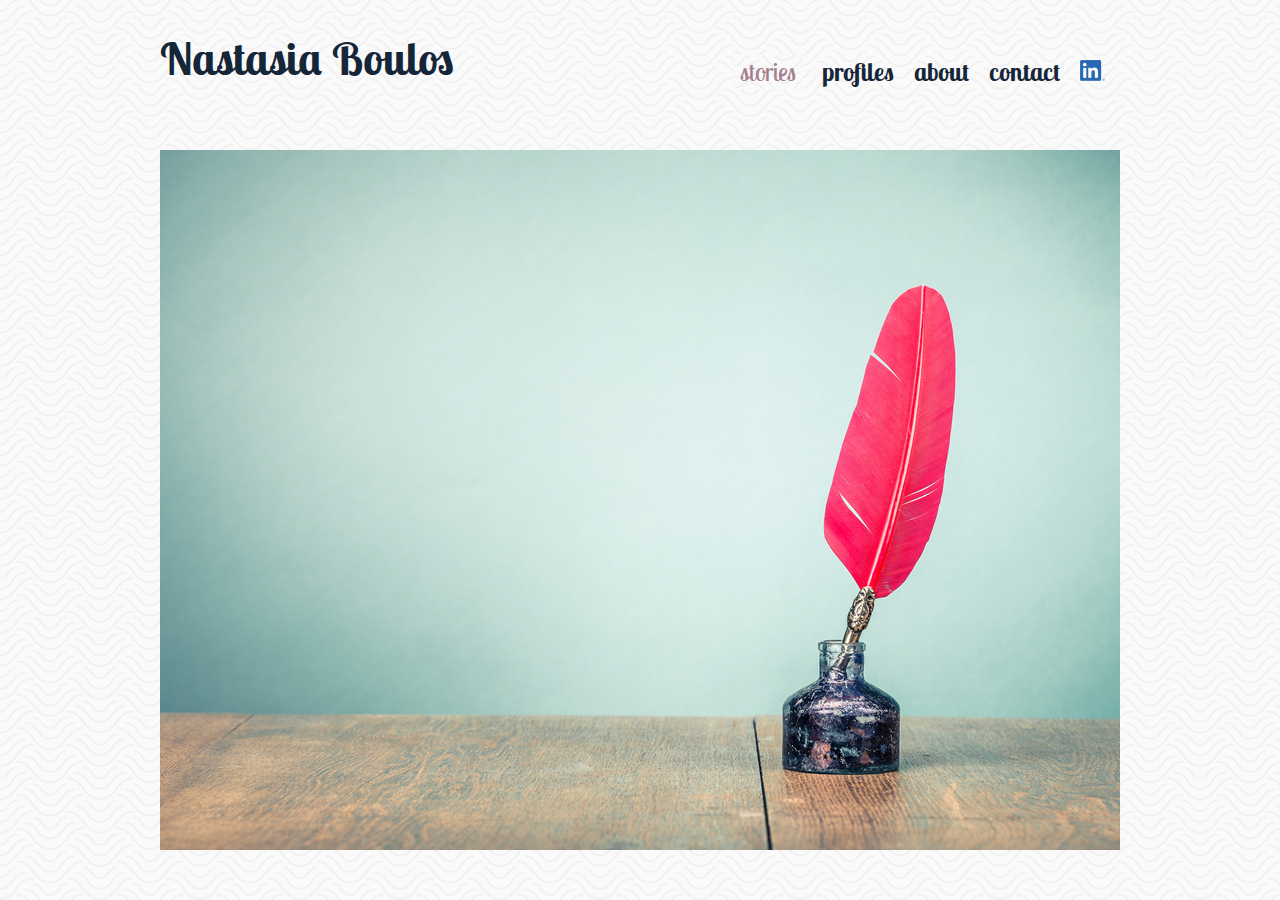
<file: index.html>
<!DOCTYPE html>
<html lang="en">
 <head>
   <meta charset="utf-8" />
   <title>Nastasia Boulos</title>
   <link href="css/style.css" rel="stylesheet"/>
 </head>


 <body id="indexwrapper">
  <header>
   <h1><a href="index.html">Nastasia Boulos</a></h1>
   <nav>
     <ul>
        <li class="stories">
        <button class="storiesbtn">stories</button>
         <div class="dropdown-content">
           <a href="stories/umstories.html">UM</a>
           <a href="stories/otherstories.html">Other</a>
         </div>
       </li>
       <li><a href="profiles/umprofiles.html">profiles</a></li>
       <li><a href="about.html">about</a></li>
       <li><a href="contact.html">contact</a></li>
       <li><a href="https://www.linkedin.com/in/nastasia-b-9597a11a/"><img src="img/LI-In-Bug-25x21-2.png" alt="LinkedIn logo"></a></li>
     </ul>
   </nav>
  </header>

  <main>
    <img id="pink" src="img/shutterstock_pink_960x700.jpg" alt="pen">
  </main>


 </body>

</html>
</file>
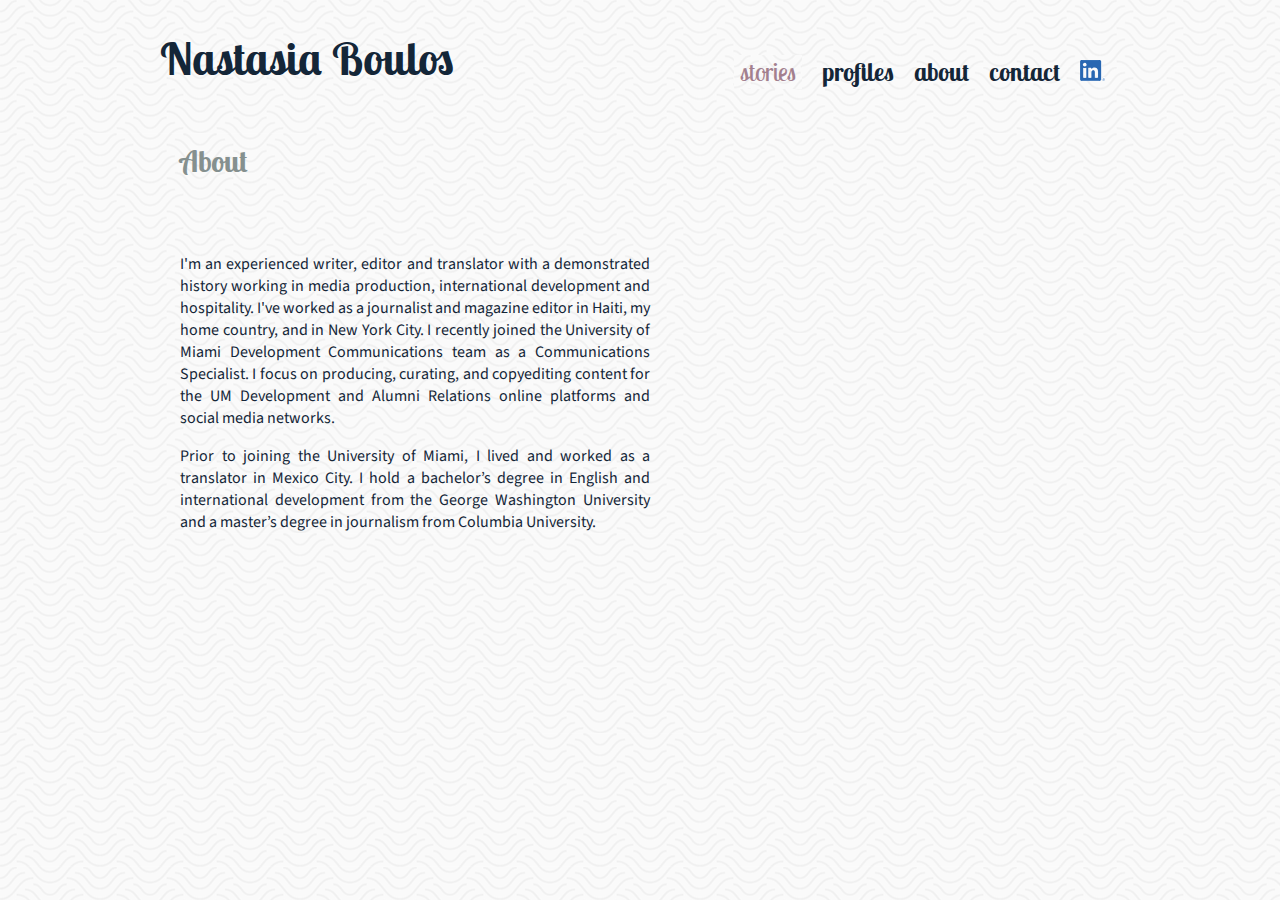
<file: about.html>
<!DOCTYPE html>
<html lang="en">
  <head>
    <meta charset="utf-8" />
    <title>About</title>
    <link href="css/style.css" rel="stylesheet"/>
  </head>

  <body id="about">
    <header>
      <h1><a href="index.html">Nastasia Boulos</a></h1>
      <nav>
          <ul>
          <li class="stories">
            <button class="storiesbtn">stories</button>
            <div class="dropdown-content">
            <a href="stories/umstories.html">UM</a>
            <a href="stories/otherstories.html">Other</a></div></li>
          <li><a href="profiles/umprofiles.html">profiles</a></li>
          <li><a href="about.html">about</a></li>
          <li><a href="contact.html">contact</a></li>
          <li><a href="https://www.linkedin.com/in/nastasia-b-9597a11a/"><img src="img/LI-In-Bug-25x21-2.png" alt="LinkedIn logo"></a></li>
        </ul>
      </nav>
    </header>

    <main>
      <section id="aboutsection">
        <!--*<article>-->
          <h2 id="abouth2"> About </h2>

          <div id="aboutcopy">
            <p>I'm an experienced writer, editor and translator with a demonstrated history working in media production, international development and hospitality. I've worked as a journalist and magazine editor in Haiti, my home country, and in New York City. I recently joined the University of Miami Development Communications team as a Communications Specialist. I focus on producing, curating, and copyediting content for the UM Development and Alumni Relations online platforms and social media networks.</p>

            <p>Prior to joining the University of Miami, I lived and worked as a translator in Mexico City. I hold a bachelor’s degree in English and international development from the George Washington University and a master’s degree in journalism from Columbia University.</p>
          </div>
        <!--</article>-->

      </section>

    </main>
  </body>
</html>
</file>
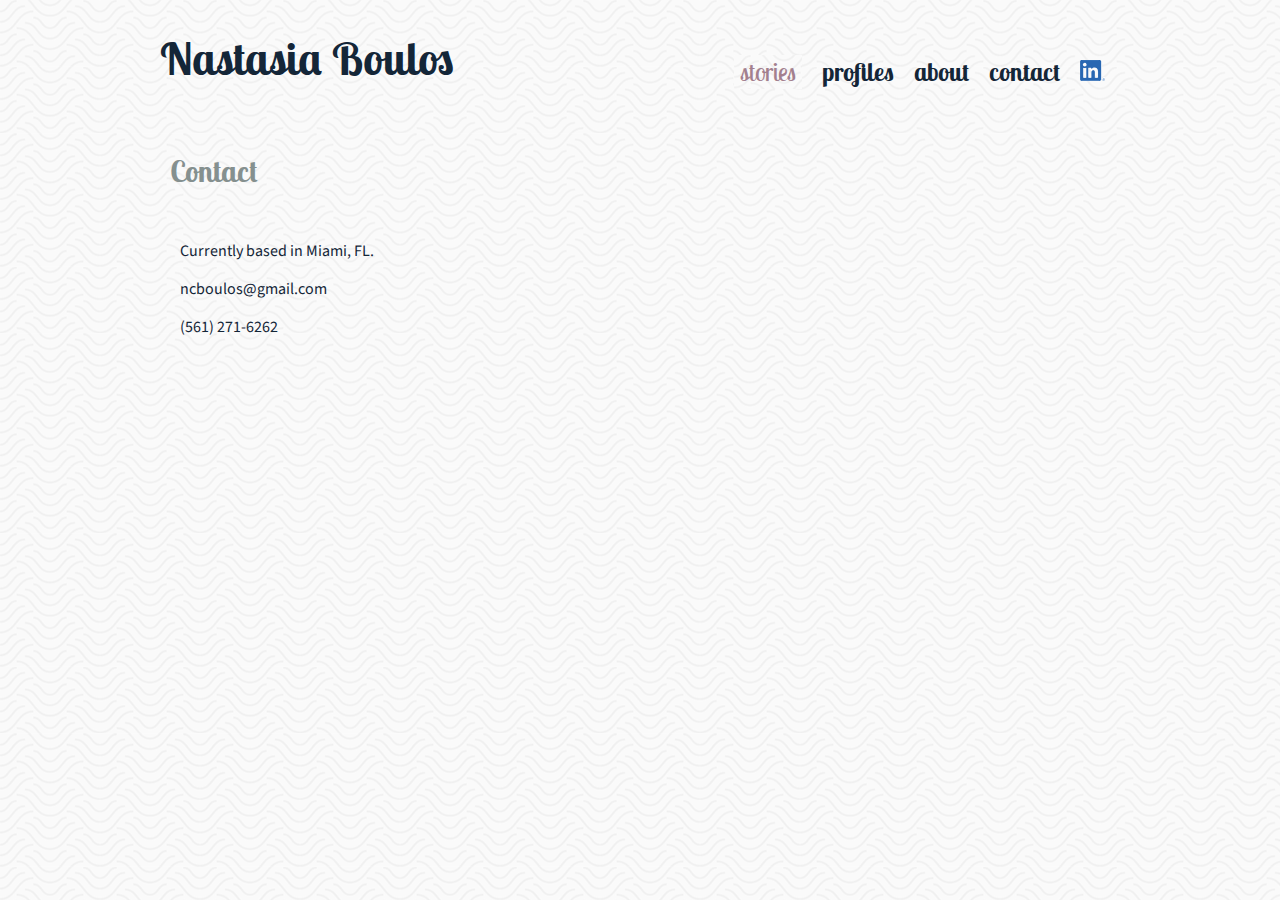
<file: contact.html>
<!DOCTYPE html>
<html lang="en">
  <head>
    <meta charset="utf-8" />
    <title>Contact</title>
    <link href="css/style.css" rel="stylesheet" />
  </head>

  <body>
    <header>
      <h1><a href="index.html">Nastasia Boulos</a></h1>
      <nav>
        <ul>
        <li class="stories">
          <button class="storiesbtn">stories</button>
          <div class="dropdown-content">
          <a href="stories/umstories.html">UM</a>
          <a href="stories/otherstories.html">Other</a></div></li>
        <li><a href="profiles/umprofiles.html">profiles</a></li>
        <li><a href="about.html">about</a></li>
        <li><a href="contact.html">contact</a></li>
        <li><a href="https://www.linkedin.com/in/nastasia-b-9597a11a/"><img src="img/LI-In-Bug-25x21-2.png" alt="LinkedIn logo"></a></li>
        </ul>
      </nav>
    </header>

    <main>

  <!--
    <form action="/mailinglist.php" method="POST">
    <fieldset>
    <legend>Contact</legend>
    <p>Based in Miami, Fl. / ncboulos@gmail.com </p>
    <ol>
      <li><label for="firstlast">Name:</label>
      <input type="text" name="fullname" id="firstlast"></li>
      <li><label for="email">Email:</label>
      <input type="text" name="email" id="email"></li>
      <li><label for="message">Message:</label>
      <input type="text" name="message" id="message"></li>
    </ol>
    <input type="submit" value="Submit"> </fieldset>
    </form>
    -->

      <article>
        <h2 id="contacth2"> Contact </h2>
        <div id="contactcopy">
          <p>Currently based in Miami, FL.<p>
          <p>ncboulos@gmail.com<p>
          <p>(561) 271-6262<p>
        </div>
      </article>


    </main>
  </body>
</html>
</file>
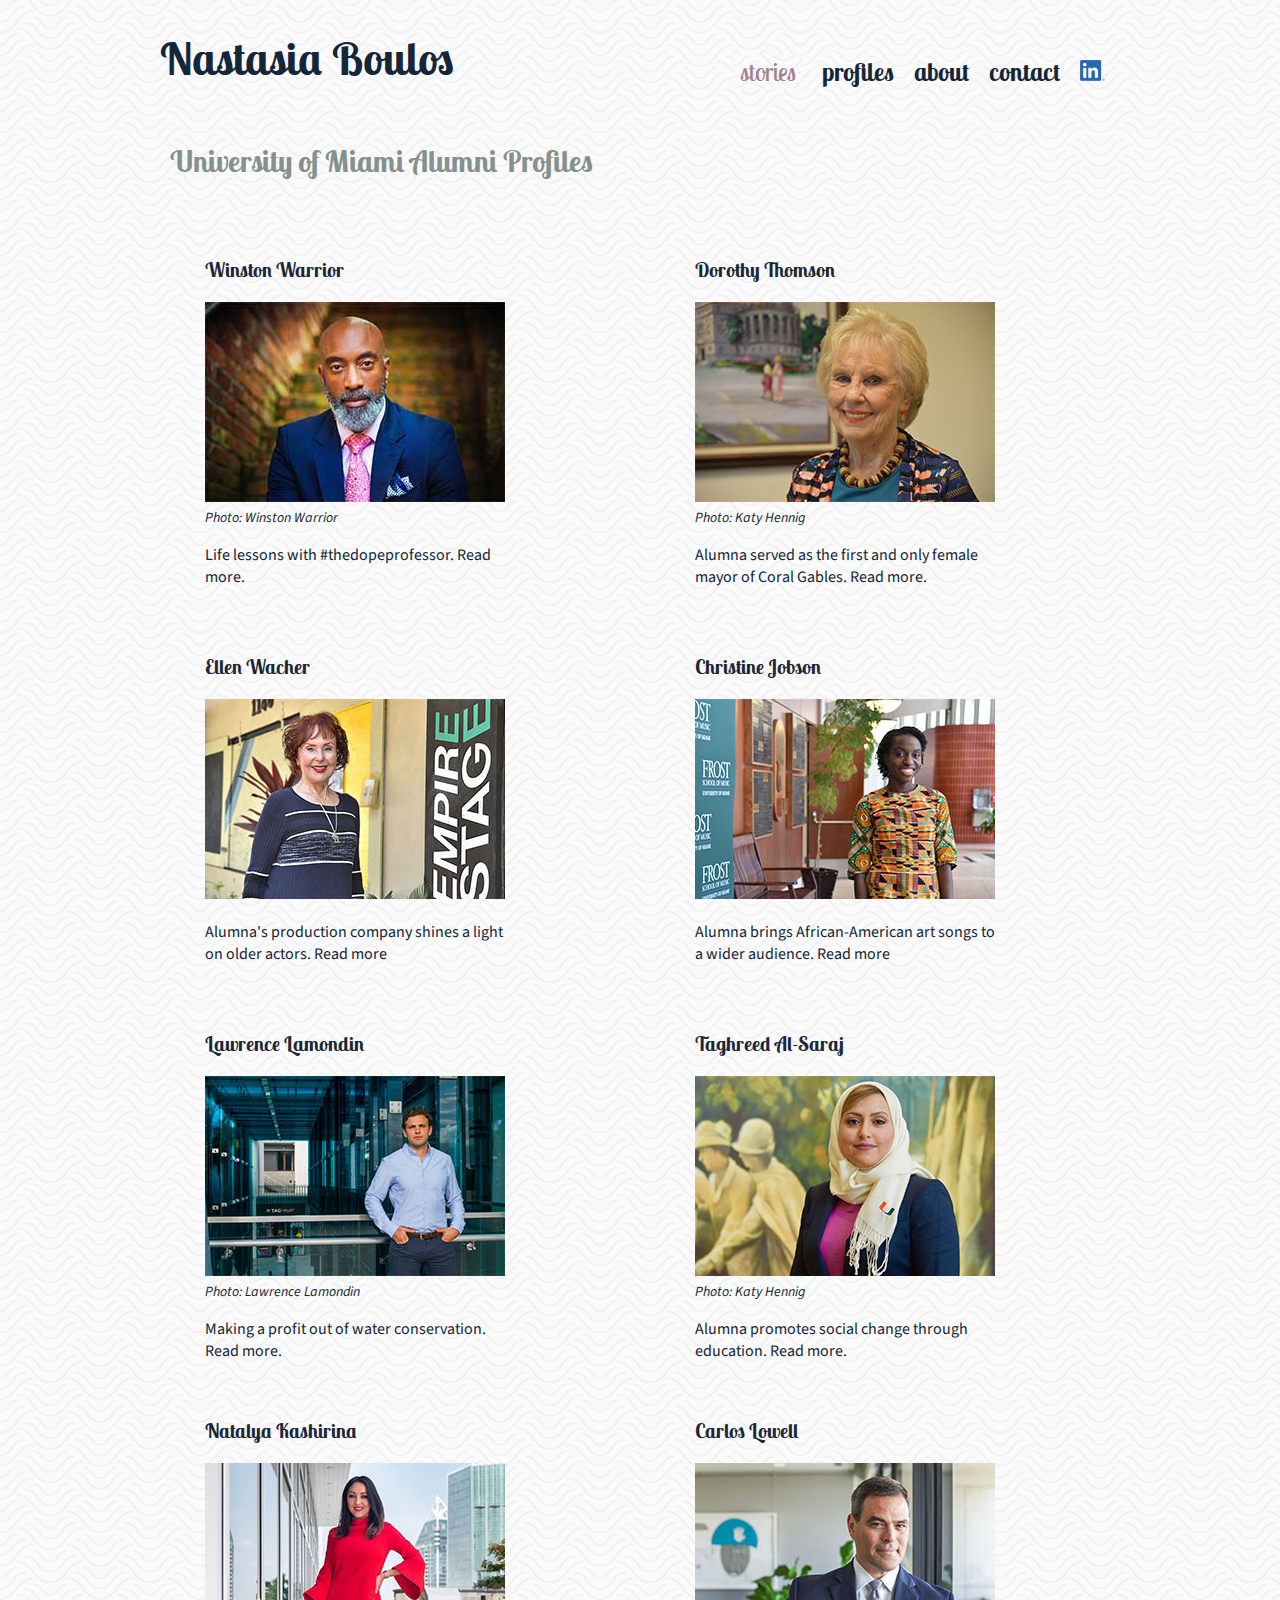
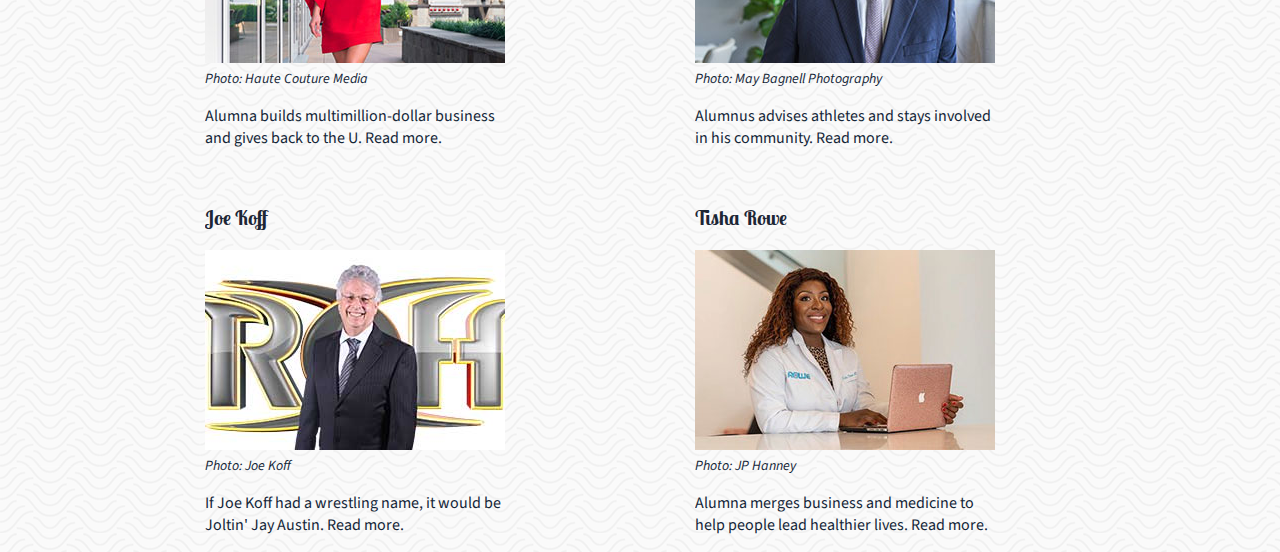
<file: profiles/umprofiles.html>
<!DOCTYPE html>
<html lang="en">
  <head>
    <meta charset="utf-8"/>
    <title>UM Profiles </title>
    <link href="../css/style.css" rel="stylesheet" />
  </head>

  <body>
    <header>
      <h1> <a href="../index.html">Nastasia Boulos</a></h1>
      <nav>
        <ul>
          <li class="stories">
            <button class="storiesbtn">stories</button>
            <div class="dropdown-content">
            <a href="../stories/umstories.html">UM</a>
            <a href="../stories/otherstories.html">Other</a></div></li>

          <li><a href="umprofiles.html">profiles</a></li>
          <li><a href="../about.html">about</a></li>
          <li><a href="../contact.html">contact</a></li>
          <li><a href="https://www.linkedin.com/in/nastasia-b-9597a11a/"><img src="../img/LI-In-Bug-25x21-2.png" alt="LinkedIn logo"></a></li>
        </ul>
      </nav>
    </header>

    <main>
      <section id="profiles">
        <h2 id="profilesh2"> University of Miami Alumni Profiles</h2>

        <article id="winston">
          <h3>Winston Warrior</h3>
          <aside>
            <figure>
              <a href="http://bit.ly/UM-Alumni-Warrior">
              <img src="../img/warrior-300x200.jpg" alt="Winston Warrior headshot"></a>
              <figcaption> Photo: Winston Warrior </figcaption>
            </figure>
          </aside>
          <p>Life lessons with #thedopeprofessor.<a href="http://bit.ly/UM-Alumni-Warrior"> Read more.</a></p>
        </article>

        <article id="dorothy">
          <h3>Dorothy Thomson</h3>
          <aside>
            <figure>
                <a href="https://www.alumni.miami.edu/news-and-media/alumni-stories/2019/dorothy-thomson/index.html">
                <img src="../img/dorothy-300x200-high.jpg" alt="Dorothy Thomson headshot"></a>
                <figcaption>Photo: Katy Hennig</figcaption>
            </figure>
          </aside>
          <p>Alumna served as the first and only female mayor of Coral Gables. <a href="https://www.alumni.miami.edu/news-and-media/alumni-stories/2019/dorothy-thomson/index.html">Read more.</a> </p>
        </article>

        <article id="ellen">
          <h3>Ellen Wacher</h3>
          <aside>
            <figure>
              <a href="http://bit.ly/UM-Ellen-Wacher ">
              <img src="../img/wacher-300x200-high.jpg" alt="Ellen Wacher headhsot"></a>
            </figure>
          </aside>
          <p>Alumna's production company shines a light on older actors.<a href="http://bit.ly/UM-Ellen-Wacher "> Read more </a></p>
        </article>

        <article id="christine">
          <h3>Christine Jobson</h3>
          <aside>
            <figure>
              <a href="http://bit.ly/UM-Christine-Jobson">
              <img src="../img/jobson-300x200-high.jpg" alt="Christine Jobson photo"></a>
            </figure>
          </aside>
          <p>Alumna brings African-American art songs to a wider audience.<a href="http://bit.ly/UM-Christine-Jobson"> Read more</a></p>
        </article>

        <article id="lawrence">
          <h3>Lawrence Lamondin</h3>
          <aside>
            <figure>
              <a href="http://bit.ly/UM-Alumni-Lamondin">
              <img src="../img/lamondin-300x200-high.jpg" alt="Lawrence Lamondin photo"></a>
              <figcaption>Photo: Lawrence Lamondin </figcaption>
            </figure>
          </aside>
          <p>Making a profit out of water conservation. <a href="http://bit.ly/UM-Alumni-Lamondin"> Read more. </a> </p>
        </article>

        <article id="taghreed">
          <h3>Taghreed Al-Saraj</h3>
          <aside>
            <figure>
              <a href="http://bit.ly/UM-Taghreed-Al-Saraj ">
              <img src="../img/taghreed-300x200-high.jpg" alt="Taghreed Al-Sarah photo"></a>
              <figcaption> Photo: Katy Hennig </figcaption>
            </figure>
          </aside>
          <p>Alumna promotes social change through education. <a href="http://bit.ly/UM-Taghreed-Al-Saraj ">Read more.</a></p>
        </article>

        <article id="carlos">
          <h3>Carlos Lowell</h3>
          <aside>
            <figure>
              <a href="http://bit.ly/UM-Carlos-Lowell">
              <img src="../img/lowell-300x200-high.jpg" alt="Carlos Lowell headshot"></a>
              <figcaption> Photo: May Bagnell Photography </figcaption>
            </figure>
          </aside>
          <p>Alumnus advises athletes and stays involved in his community. <a href="http://bit.ly/UM-Carlos-Lowell">Read more.</a></p>
        </article>

        <article id="natalya">
          <h3>Natalya Kashirina</h3>
          <aside>
            <figure>
              <a href="http://bit.ly/UM-Natalya-Kashirina">
              <img src="../img/natalya-300x200-high.jpg" alt="Natalya Kashirina photo"></a>
              <figcaption> Photo: Haute Couture Media</figcaption>
            </figure>
          </aside>
          <p>Alumna builds multimillion-dollar business and gives back to the U. <a href="http://bit.ly/UM-Natalya-Kashirina">Read more.</a></p>
        </article>

        <article id="joe">
          <h3>Joe Koff</h3>
          <aside>
            <figure>
              <a href="http://bit.ly/UM-Joe-Koff">
              <img src="../img/koff-300x200-high.jpg" alt="Joe Koff photo"></a>
              <figcaption> Photo: Joe Koff </figcaption>
            </figure>
          </aside>
          <p>If Joe Koff had a wrestling name, it would be Joltin' Jay Austin. <a href="http://bit.ly/UM-Joe-Koff">Read more. </a></p>
        </article>

        <article id="tisha">
          <h3>Tisha Rowe</h3>
          <aside>
            <figure>
              <a href="http://bit.ly/UM-Latisha-Rowe">
              <img src="../img/rowe-300x200-high.jpg" alt="Latisha Rowe photo"></a>
              <figcaption> Photo: JP Hanney</figcaption>
            </figure>
          </aside>
          <p>Alumna merges business and medicine to help people lead healthier lives. <a href="http://bit.ly/UM-Latisha-Rowe">Read more.</a></p>
        </article>
      </section>

    </main>
  </body>
</html>
</file>
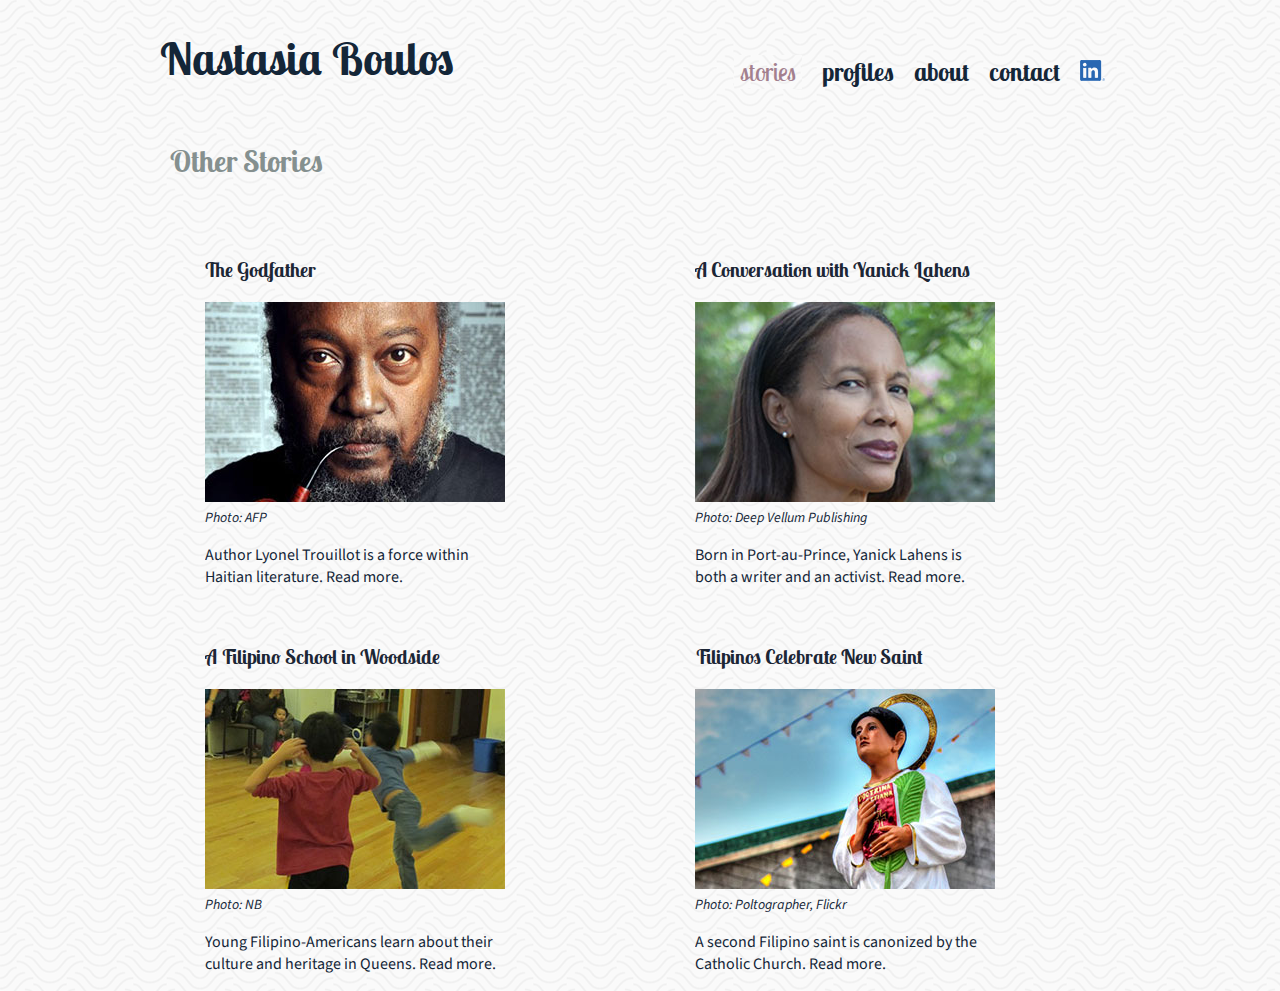
<file: stories/otherstories.html>
<!DOCTYPE html>

<html lang="en">
  <head>
    <meta charset="utf-8" />
    <title>Other Stories</title>
    <link href="../css/style.css" rel="stylesheet" />
  </head>

  <body>
    <header>
      <h1> <a href="../index.html">Nastasia Boulos</a></h1>
      <nav>
        <ul>
          <li class="stories">
            <button class="storiesbtn">stories</button>
            <div class="dropdown-content">
            <a href="umstories.html">UM</a>
            <a href="otherstories.html">Other</a></div>
          </li>
          <li><a href="../profiles/umprofiles.html">profiles</a></li>
          <li><a href="../about.html">about</a></li>
          <li><a href="../contact.html">contact</a></li>
          <li><a href="https://www.linkedin.com/in/nastasia-b-9597a11a/"><img src="../img/LI-In-Bug-25x21-2.png" alt="LinkedIn logo"></a></li>
          </ul>
      </nav>
    </header>

    <main >
       <section id="other">

        <h2 id="otherstories">Other Stories </h2>

        <article id="godfather">
          <h3>The Godfather</h3>
          <aside>
          <figure>
            <a href="https://issuu.com/magichaiti/docs/magic_7_-_lite/22">
            <img src="../img/trouillot-300x200-high.jpg" alt="Lyonel Trouillot photo" class="storyphoto"></a>
            <figcaption> Photo: AFP </figcaption>
          </figure>
          </aside>
          <p>Author Lyonel Trouillot is a force within Haitian literature. <a href="https://issuu.com/magichaiti/docs/magic_7_-_lite/22">Read more.</a> </p>
        </article>


        <article id="yanick">
          <h3>A Conversation with Yanick Lahens</h3>
          <aside>
          <figure>
            <a href="https://issuu.com/magichaiti/docs/magic_haiti_no9_lite/40">
            <img src="../img/yanick-300x200-high.jpg" alt="Yanick Lahens photo"></a>
            <figcaption>Photo: Deep Vellum Publishing</figcaption>
          </figure>
          </aside>
          <p>Born in Port-au-Prince, Yanick Lahens is both a writer and an activist. <a href="https://issuu.com/magichaiti/docs/magic_haiti_no9_lite/40">Read more.</a> </p>
        </article>


        <article id="filipinoschool">
          <h3>A Filipino School in Woodside</h3>
          <aside>
          <figure>
            <a href="http://globalcitynyc.com/2012/12/09/a-filipino-school-in-woodside/">
            <img src="../img/filipinoschool-300x200-high.jpg" alt="Students at Filipino school"></a>
            <figcaption> Photo: NB </figcaption>
          </figure>
          </aside>
          <p>Young Filipino-Americans learn about their culture and heritage in Queens.<a href="http://globalcitynyc.com/2012/12/09/a-filipino-school-in-woodside/"> Read more.</a> </p>
        </article>


        <article id="filipinosaint">
          <h3>Filipinos Celebrate New Saint</h3>
          <aside>
          <figure>
            <a href="http://globalcitynyc.com/2012/10/23/from-rome-to-new-york-filipinos-celebrate-new-saint/">
            <img src="../img/filipinosaint-300x200-high.jpg" alt="Filipino Saint"></a>
            <figcaption> Photo: Poltographer, Flickr </figcaption>
          </figure>
          </aside>
          <p>A second Filipino saint is canonized by the Catholic Church. <a href="http://globalcitynyc.com/2012/10/23/from-rome-to-new-york-filipinos-celebrate-new-saint/"> Read more.</a></p>
        </article>

      </section>

    </main>
  </body>
</html>
</file>
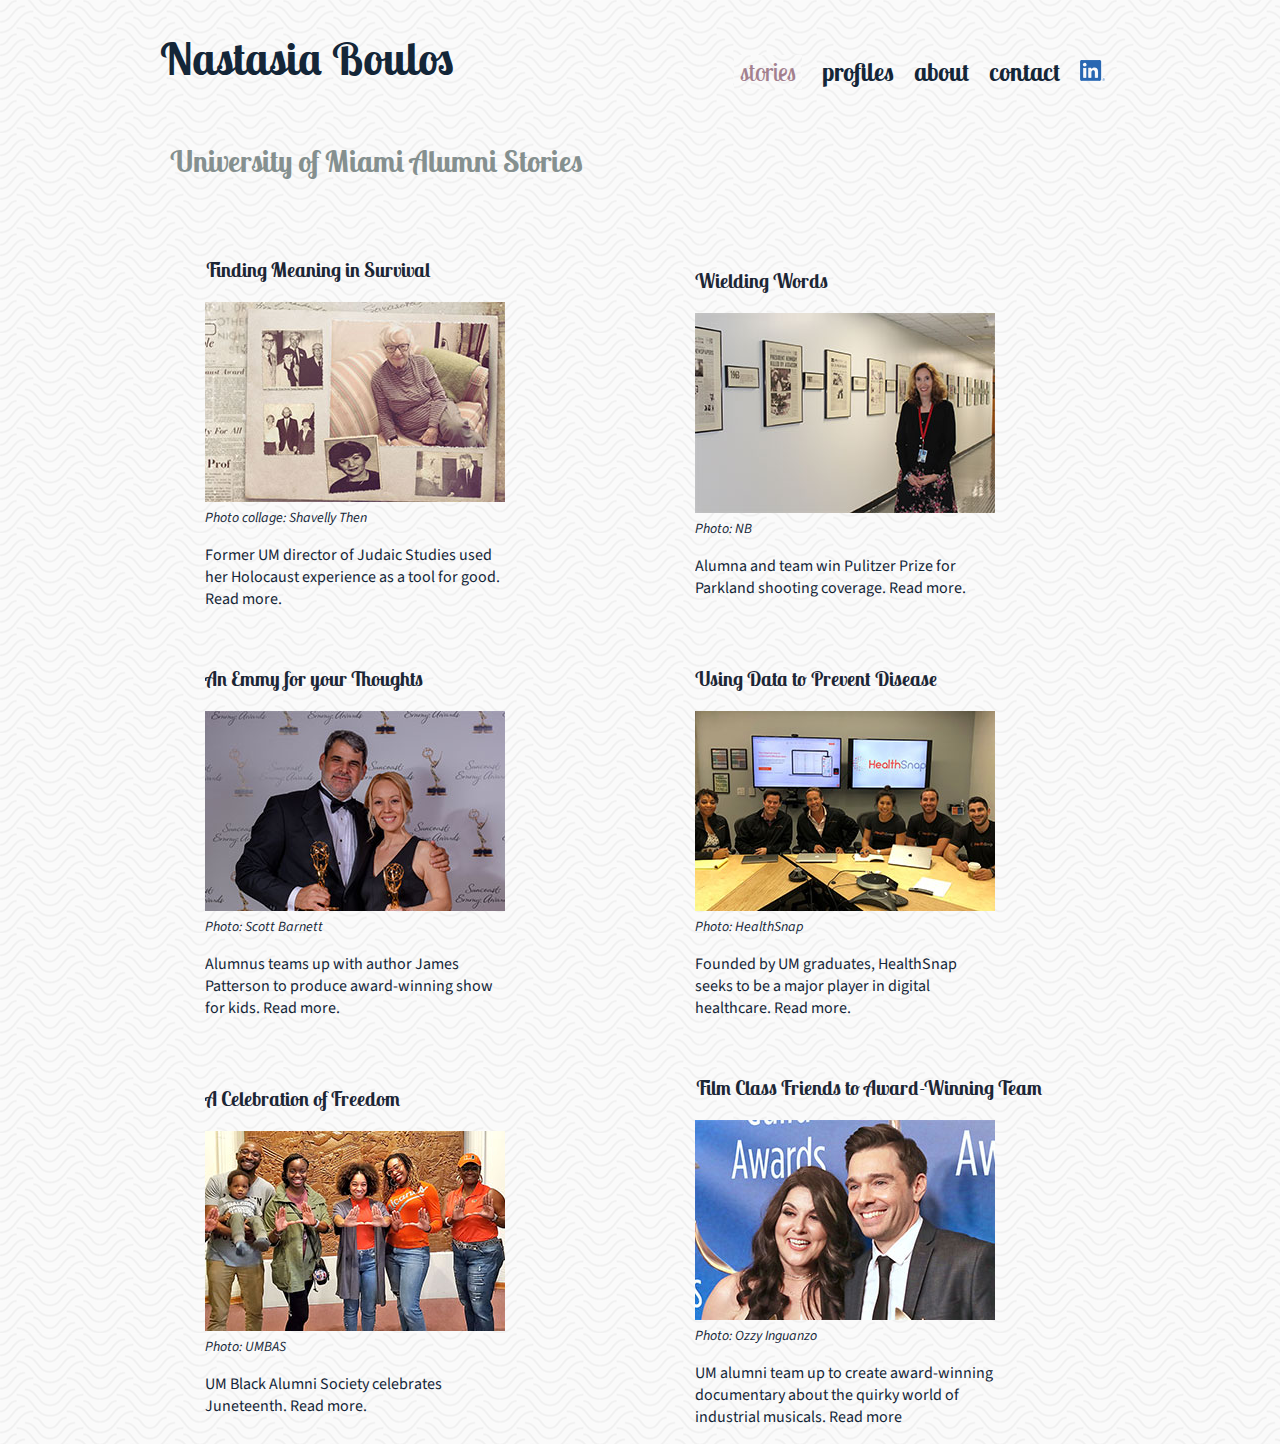
<file: stories/umstories.html>
<!DOCTYPE html>
<html lang="en">
  <head>
    <meta charset="utf-8" />
    <title>UM Stories</title>
    <link href="../css/style.css" rel="stylesheet" />
  </head>

  <body>
    <header>
      <h1><a href="../index.html">Nastasia Boulos</a></h1>
      <nav>
        <ul>
          <li class="stories">
            <button class="storiesbtn">stories</button>
            <div class="dropdown-content">
            <a href="umstories.html">UM</a>
            <a href="otherstories.html">Other</a></div></li>
          <li><a href="../profiles/umprofiles.html">profiles</a></li>
          <li><a href="../about.html">about</a></li>
          <li><a href="../contact.html">contact</a></li>
          <li><a href="https://www.linkedin.com/in/nastasia-b-9597a11a/"><img src="../img/LI-In-Bug-25x21-2.png" alt="LinkedIn logo"></a></li>
        </ul>
      </nav>
    </header>

    <main>
      <section id="umstories">
        <h2 id="umstoriesh2"> University of Miami Alumni Stories</h2>

        <article id="finding">
          <h3> Finding Meaning in Survival</h3>
          <aside>
            <figure>
              <a href="http://bit.ly/UM-Helen-Fagin">
              <img src="../img/fagin-300x200-high.jpg" alt="Helen Fagin photo"></a>
              <figcaption>Photo collage: Shavelly Then </figcaption>
            </figure>
          </aside>
          <p>Former UM director of Judaic Studies used her Holocaust experience as a tool for good. <a href="http://bit.ly/UM-Helen-Fagin">Read more.</a> </p>
        </article>

        <article id="wielding">
          <h3>Wielding Words</h3>
          <aside>
            <figure>
              <a href="http://bit.ly/UM-Alumni-Lisa-Huriash">
              <img src="../img/huriash-300x200-high.jpg" alt="Lisa Huriash photo"></a>
              <figcaption>Photo: NB </figcaption>
            </figure>
          </aside>
          <p> Alumna and team win Pulitzer Prize for Parkland shooting coverage.<a href="http://bit.ly/UM-Alumni-Lisa-Huriash"> Read more.</a></p>
        </article>

        <article id="emmy">
          <h3> An Emmy for your Thoughts</h3>
          <aside>
            <figure>
              <a href="http://bit.ly/UM-Emmy-Scott-Barnett">
              <img src="../img/barnett-300x200-high.jpg" alt="Scott Barnett photo"></a>
              <figcaption> Photo: Scott Barnett </figcaption>
            </figure>
          </aside>
          <p> Alumnus teams up with author James Patterson to produce award-winning show for kids. <a href="http://bit.ly/UM-Emmy-Scott-Barnett">Read more.</a></p>
        </article>

        <article id="data">
          <h3>Using Data to Prevent Disease</h3>
          <aside>
            <figure>
              <a href="http://bit.ly/UM-Alumni-HealthSnap-19">
              <img src="../img/healthsnap-300x200-high.jpg" alt="HealthSnap team photo"></a>
              <figcaption> Photo: HealthSnap </figcaption>
            </figure>
          </aside>
          <p>Founded by UM graduates, HealthSnap seeks to be a major player in digital healthcare. <a href="http://bit.ly/UM-Alumni-HealthSnap-19 ">Read more.</a></p>
        </article>

        <article id="freedom">
          <h3>A Celebration of Freedom</h3>
          <aside>
            <figure>
              <a href="https://www.alumni.miami.edu/news-and-media/alumni-stories/2019/um-alumni-celebrate-juneteenth/index.html">
              <img src="../img/juneteenth-300x200-high.jpg" alt="Juneteenth Photo"></a>
              <figcaption> Photo: UMBAS </figcaption>
            </figure>
          </aside>
          <p>UM Black Alumni Society celebrates Juneteenth. <a href="https://www.alumni.miami.edu/news-and-media/alumni-stories/2019/um-alumni-celebrate-juneteenth/index.html">Read more. </a></p>
        </article>

        <article id="film">
          <h3>Film Class Friends to Award-Winning Team</h3>
          <aside>
            <figure>
              <a href="http://bit.ly/UM-Alumni-Bathtubs-Broadway">
              <img src="../img/bathtubs-300x200-high.jpg" alt="Ozzy and Dava Photo"></a>
              <figcaption> Photo: Ozzy Inguanzo </figcaption>
            </figure>
          </aside>
          <p>UM alumni team up to create award-winning documentary about the quirky world of industrial musicals.<a href="http://bit.ly/UM-Alumni-Bathtubs-Broadway"> Read more</a></p>
        </article>

      </section>
    </main>
  </body>
</html>
</file>
<file: css/style.css>
@import url('https://fonts.googleapis.com/css?family=Lobster+Two:700|Source+Sans+Pro&display=swap');

/* general styles */

header {
  display: inline;
  font-family: 'Lobster Two', cursive;
  font-weight: 700;
}

body {
  max-width: 960px;
  font-family: 'Source Sans Pro', sans-serif;
  font-weight: 400;
  background-image:url("papyrus.png");
  margin: auto;
  position: relative;
  font-size: 16px;
  color: rgb(20, 38, 56);
}

nav {
font-family: 'Lobster Two', cursive;
font-size: 25px;
position: absolute;
top: 0;
right: 0;
}

nav li {
  display: inline;
  margin-right: 15px;
}

h1 {
  font-size: 45px;
}

h2 {
  font-size: 30px;
  position: relative;
  font-family: 'Lobster Two', cursive;
  left: 10px;
  font-weight: 700;
  color: rgb(133 144 143);
}

h3 {
  color: rgb(28, 38, 53);
  font-family: 'Lobster Two', cursive;
  font-size: 20px;
}


figcaption {
  font-style: italic;
  font-size: 14px;
}

article {
  overflow: auto;
  position: relative;
}

article > p {
  display: block;
  max-width: 300px;
}


article > h3 {
  text-align: left;
}


figure {
  position: relative;
  right: 40px;
}

/* home page */

#pink {
  position: absolute;
  top: 120px;
  bottom: 100px;
  left: 0;
  right: 0px;
}

/* other stories page */

#other {
  display: grid;
  grid-template-columns: 1fr 1fr;
  grid-template-rows: 100px 1fr 1fr;
  grid-gap: 20px;
  grid-template-areas:
"otherstories otherstories"
"godfather yanick"
"filipinoschool filipinosaint";
}

#otherstories {
  grid-area: otherstories;
}

#godfather {
  grid-area: godfather;
  margin: auto;
}

#yanick {
  grid-area: yanick;
  margin: auto;
}

#filipinoschool {
  grid-area: filipinoschool;
  margin: auto;
}

#filipinosaint {
  grid-area: filipinosaint;
  margin: auto;
}

/*umstories page */

#umstories {
  display: grid;
  grid-template-columns: 1fr 1fr;
  grid-template-rows: 100px 1fr 1fr 1fr;
  grid-gap: 20px;
  grid-template-areas:
"umstoriesh2 umstoriesh2"
"finding wielding"
"emmy data"
"freedom film";
}

#umstoriesh2 {
  grid-area: umstoriesh2;
}

#finding {
  grid-area: finding;
  margin: auto;
}

#wielding {
  grid-area: wielding;
  margin: auto;
}

#emmy {
  grid-area: emmy;
  margin: auto;
}

#data {
  grid-area: data;
  margin: auto;
}

#freedom {
  grid-area: freedom;
  margin: auto;
}

#film {
  grid-area: film;
  margin: auto;
}

/*profiles page*/

#profiles {
  display: grid;
  grid-template-columns: 1fr 1fr;
  grid-template-rows: 100px 1fr 1fr 1fr 1fr 1fr;
  grid-gap: 20px;
  grid-template-areas:
                       "profilesh2 profilesh2"
                       "winston dorothy"
                       "ellen christine"
                       "lawrence taghreed"
                       "natalya carlos"
                       "joe tisha";
}

#profilesh2 {
  grid-area:profilesh2;
}

#winston {
  grid-area:winston;
  margin: auto;
}

#dorothy {
  grid-area: dorothy;
  margin: auto;
}

#ellen {
  grid-area:ellen;
  margin: auto;
}

#christine {
  grid-area:christine;
  margin: auto;
}

#lawrence {
  grid-area:lawrence;
  margin: auto;
}

#taghreed {
  grid-area:taghreed;
  margin: auto;
}

#natalya {
  grid-area:natalya;
  margin: auto;
}

#carlos {
  grid-area:carlos;
  margin: auto;
}

#joe {
  grid-area:joe;
  margin: auto;
}

#tisha {
  grid-area:tisha;
  margin: auto;
}

/*about & contact */

#about {
  /*max-width: 960px;
  text-align: justify;
  position: relative;
  margin: auto;
  top: 100px;*/
}

#aboutsection {
  display:grid;
  grid-template-columns: 1fr 1fr;
  grid-template-rows: 100px 1fr;
  grid-gap: 20px;
  margin: auto;
  grid-template-areas: "abouth2 abouth2"
  "text photo"
}

#abouth2 {
grid-area: abouth2;
position: relative;
left: 20px;
}

#aboutcopy {
  grid-area: text;
  margin: auto;
  text-align: justify;
  position: relative;
  left: 20px;
}

#contacth2 {
  position: relative;
  top: 10px;
}

#contactcopy {
  margin-top: 60px;
  margin-left: 20px;
}

/* LINK STYLES - OK  */

a {
  color: rgb(20, 38, 56);
  text-decoration: none;
}

a:visited {
  color: rgb(163,128,142);
}

a:hover {
  color: rgb(141,176,173);
}

a:active {
  color: rgb(44,119,239);
}


/* DROP DOWN STYLES - OK */

.storiesbtn {
 font-size: 20px;
 color: rgb(163,128,142);
 border: none;
 background-image:url("papyrus.png");
 font-family: 'Lobster Two', cursive;
 font-size: 25px;
}

.stories {
 position: relative;
 display: inline-block;
}

.dropdown-content {
 display: none;
 position: absolute;
}

.dropdown-content a {
 padding: 12px 16px;
 display: inline
}

.stories:hover .dropdown-content {
  display: block;
}
</file>
